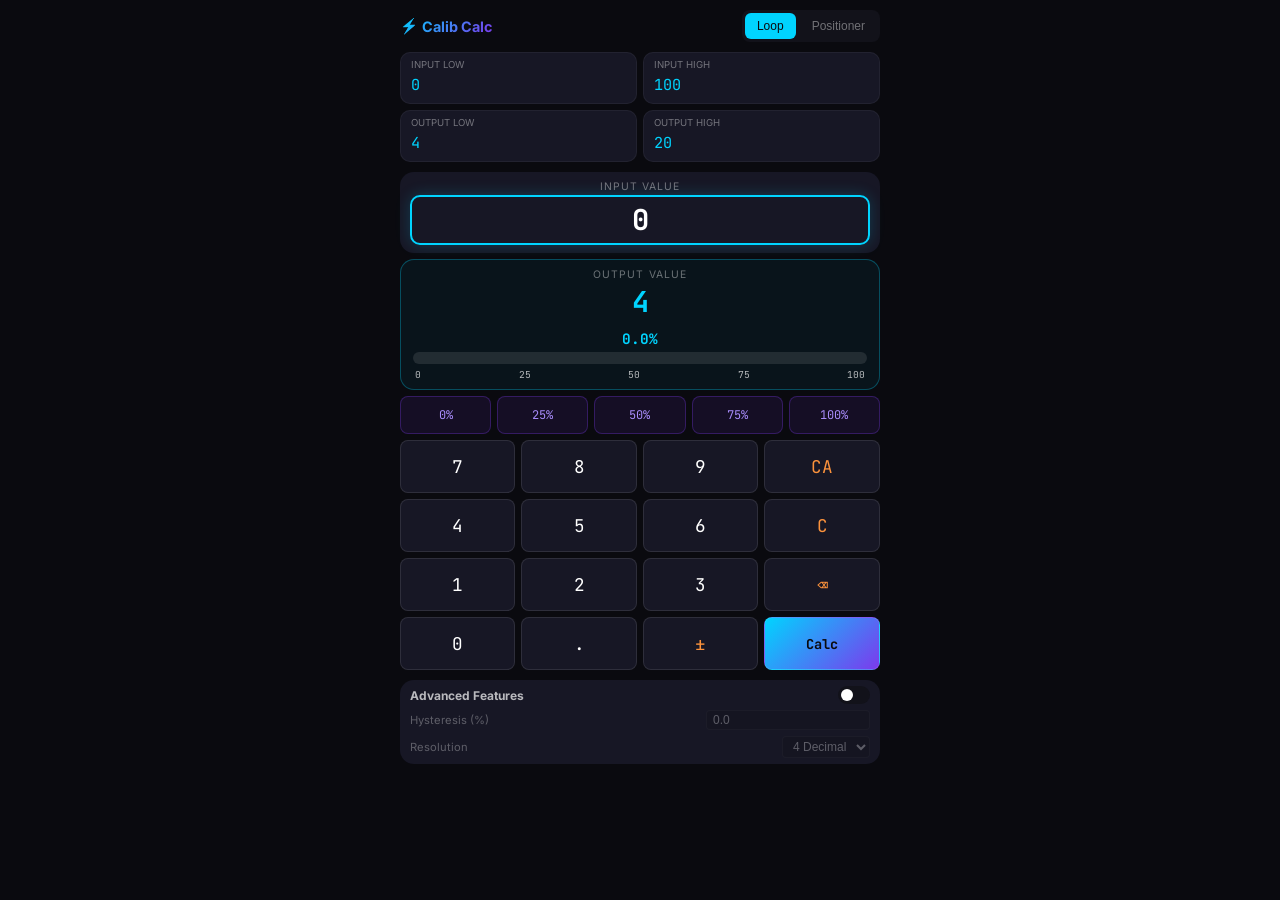
<file: twa/index.html>
<!DOCTYPE html>
<html lang="ko">

<head>
    <meta charset="UTF-8">
    <meta name="viewport" content="width=device-width, initial-scale=1.0, viewport-fit=cover, user-scalable=no">
    <meta name="description" content="Professional instrumentation calibration tools — Loop (4-20mA scaling) and Positioner (DCS) calculators for field engineers.">
    <meta name="theme-color" content="#0a0a0f">

    <!-- iOS PWA support -->
    <meta name="apple-mobile-web-app-capable" content="yes">
    <meta name="mobile-web-app-capable" content="yes">
    <meta name="apple-mobile-web-app-status-bar-style" content="black-translucent">
    <meta name="apple-mobile-web-app-title" content="CalibCalc">
    <meta name="format-detection" content="telephone=no">

    <title>Calibration Calculator</title>

    <link rel="manifest" href="manifest.json">
    <link rel="icon" type="image/png" sizes="32x32" href="icons/favicon-32.png">
    <link rel="apple-touch-icon" sizes="180x180" href="icons/apple-touch-icon.png">

    <!-- Fonts: preconnect + display=swap so layout never blocks on the network.
         Offline users fall back to the system stack defined in styles.css. -->
    <link rel="preconnect" href="https://fonts.googleapis.com">
    <link rel="preconnect" href="https://fonts.gstatic.com" crossorigin>
    <link
        href="https://fonts.googleapis.com/css2?family=Inter:wght@400;500;600;700&family=JetBrains+Mono:wght@500;700&display=swap"
        rel="stylesheet">

    <link rel="stylesheet" href="styles.css">
</head>

<body>
    <div class="app-container">
        <!-- Header with Page Navigation -->
        <header class="app-header">
            <h1 class="app-title">
                <span class="icon">⚡</span>
                <span>Calib Calc</span>
            </h1>
            <nav class="page-tabs">
                <button class="tab-btn active" data-page="loop">Loop</button>
                <button class="tab-btn" data-page="positioner">Positioner</button>
            </nav>
        </header>

        <!-- ========================================
             LOOP PAGE (existing)
             ======================================== -->
        <div class="page-content" id="loopPage">
            <!-- Range Inputs -->
            <section class="range-grid">
                <div class="range-input-card">
                    <label>Input Low</label>
                    <div class="input-wrapper" id="inputLowWrapper">
                        <input type="number" id="inputLow" value="0" step="any" readonly>
                    </div>
                </div>
                <div class="range-input-card">
                    <label>Input High</label>
                    <div class="input-wrapper" id="inputHighWrapper">
                        <input type="number" id="inputHigh" value="100" step="any" readonly>
                    </div>
                </div>
                <div class="range-input-card">
                    <label>Output Low</label>
                    <div class="input-wrapper" id="outputLowWrapper">
                        <input type="number" id="outputLow" value="4" step="any" readonly>
                    </div>
                </div>
                <div class="range-input-card">
                    <label>Output High</label>
                    <div class="input-wrapper" id="outputHighWrapper">
                        <input type="number" id="outputHigh" value="20" step="any" readonly>
                    </div>
                </div>
            </section>

            <!-- Value Displays -->
            <main class="calculator-main">
                <section class="calc-section focus-section">
                    <div class="focus-label">
                        <span id="currentFocusLabel">INPUT VALUE</span>
                    </div>
                    <div class="value-display main-display" id="mainDisplay">
                        <span class="value-text" id="currentValue">0</span>
                    </div>
                </section>

                <section class="calc-section result-section highlight">
                    <div class="focus-label">
                        <span>OUTPUT VALUE</span>
                    </div>
                    <div class="result-container">
                        <div class="value-display result-display">
                            <span class="value-text result-value" id="resultValue">4</span>
                        </div>
                    </div>
                    <div class="bar-graph-container">
                        <div class="bar-percentage" id="barPercentage">0%</div>
                        <div class="bar-track">
                            <div class="bar-fill" id="barFill" style="width: 0%"></div>
                        </div>
                        <div class="bar-ruler">
                            <span class="tick-label">0</span>
                            <span class="tick-label">25</span>
                            <span class="tick-label">50</span>
                            <span class="tick-label">75</span>
                            <span class="tick-label">100</span>
                        </div>
                    </div>
                </section>

                <!-- Keypad -->
                <div class="keypad" id="loopKeypad">
                    <button class="key key-pct" data-action="pct" data-value="0">0%</button>
                    <button class="key key-pct" data-action="pct" data-value="25">25%</button>
                    <button class="key key-pct" data-action="pct" data-value="50">50%</button>
                    <button class="key key-pct" data-action="pct" data-value="75">75%</button>
                    <button class="key key-pct" data-action="pct" data-value="100">100%</button>

                    <button class="key" data-key="7">7</button>
                    <button class="key" data-key="8">8</button>
                    <button class="key" data-key="9">9</button>
                    <button class="key key-func" data-key="clearAll">CA</button>

                    <button class="key" data-key="4">4</button>
                    <button class="key" data-key="5">5</button>
                    <button class="key" data-key="6">6</button>
                    <button class="key key-func" data-key="clear">C</button>

                    <button class="key" data-key="1">1</button>
                    <button class="key" data-key="2">2</button>
                    <button class="key" data-key="3">3</button>
                    <button class="key key-func" data-key="backspace">⌫</button>

                    <button class="key" data-key="0">0</button>
                    <button class="key" data-key=".">.</button>
                    <button class="key key-func" data-key="negate">±</button>
                    <button class="key key-calculate" data-key="enter">Calc</button>
                </div>
            </main>

            <!-- Advanced Panel -->
            <div class="advanced-panel" id="advancedPanel">
                <div class="panel-header">
                    <h3>Advanced Features</h3>
                    <label class="toggle-switch">
                        <input type="checkbox" id="enableAdvanced">
                        <span class="toggle-slider"></span>
                    </label>
                </div>
                <div class="panel-options disabled" id="advancedOptions">
                    <div class="option-row">
                        <label>Hysteresis (%)</label>
                        <input type="number" id="hysteresisVal" value="0.0" step="0.1">
                    </div>
                    <div class="option-row">
                        <label>Resolution</label>
                        <select id="resSelect">
                            <option value="2">2 Decimal</option>
                            <option value="3">3 Decimal</option>
                            <option value="4" selected>4 Decimal</option>
                        </select>
                    </div>
                </div>
            </div>
        </div>

        <!-- ========================================
             POSITIONER PAGE (new)
             ======================================== -->
        <div class="page-content hidden" id="positionerPage">
            <!-- Sensor mA Range Section -->
            <section class="section-card">
                <h3 class="section-title">Sensor mA Range (센서 범위)</h3>
                <div class="range-grid">
                    <div class="range-input-card">
                        <label>Zero mA</label>
                        <div class="input-wrapper" id="sensorZeroWrapper">
                            <input type="number" id="sensorZeroMa" value="4" step="any" readonly>
                        </div>
                    </div>
                    <div class="range-input-card">
                        <label>Span mA</label>
                        <div class="input-wrapper" id="sensorSpanWrapper">
                            <input type="number" id="sensorSpanMa" value="20" step="any" readonly>
                        </div>
                    </div>
                </div>
            </section>

            <!-- Physical Measurement Section -->
            <section class="section-card">
                <h3 class="section-title">Physical Measurement (현장 측정값)</h3>
                <div class="range-grid">
                    <div class="range-input-card">
                        <label>Zero Position mA</label>
                        <div class="input-wrapper" id="physZeroWrapper">
                            <input type="number" id="physZeroMa" value="5.5" step="any" readonly>
                        </div>
                    </div>
                    <div class="range-input-card">
                        <label>Span Position mA</label>
                        <div class="input-wrapper" id="physSpanWrapper">
                            <input type="number" id="physSpanMa" value="18.5" step="any" readonly>
                        </div>
                    </div>
                </div>
            </section>

            <!-- Desired DCS Range Section -->
            <section class="section-card">
                <h3 class="section-title">Desired DCS Range (원하는 표시 범위)</h3>
                <div class="range-grid">
                    <div class="range-input-card">
                        <label>Zero Point %</label>
                        <div class="input-wrapper" id="desiredZeroWrapper">
                            <input type="number" id="desiredZeroPct" value="-1" step="any" readonly>
                        </div>
                    </div>
                    <div class="range-input-card">
                        <label>Span Point %</label>
                        <div class="input-wrapper" id="desiredSpanWrapper">
                            <input type="number" id="desiredSpanPct" value="99.5" step="any" readonly>
                        </div>
                    </div>
                </div>
            </section>

            <!-- Result Section -->
            <section class="section-card result-card">
                <h3 class="section-title">DCS Setting (설정값)</h3>
                <div class="range-grid result-grid">
                    <div class="result-box">
                        <label>0% mA</label>
                        <span class="result-big" id="dcsZeroMa">5.63</span>
                    </div>
                    <div class="result-box">
                        <label>100% mA</label>
                        <span class="result-big" id="dcsSpanMa">18.56</span>
                    </div>
                </div>
                <!-- 2-Zone Bar Graph: -5~5% and 95~105% with 1% ticks -->
                <div class="bar-graph-2zone">
                    <!-- Left Zone: -5% to 5% -->
                    <div class="expanded-zone">
                        <div class="zone-header">Zero Zone</div>
                        <div class="zone-track-expanded">
                            <div class="zone-marker" id="zeroMarker"></div>
                        </div>
                        <div class="zone-ticks">
                            <span>-5</span><span>-4</span><span>-3</span><span>-2</span><span>-1</span>
                            <span class="zero-tick">0</span>
                            <span>1</span><span>2</span><span>3</span><span>4</span><span>5</span>
                        </div>
                        <div class="zone-current" id="zeroPointDisplay">-1%</div>
                    </div>
                    <!-- Right Zone: 95% to 105% -->
                    <div class="expanded-zone">
                        <div class="zone-header">Span Zone</div>
                        <div class="zone-track-expanded">
                            <div class="zone-marker" id="spanMarker"></div>
                        </div>
                        <div class="zone-ticks">
                            <span>95</span><span>96</span><span>97</span><span>98</span><span>99</span>
                            <span class="hundred-tick">100</span>
                            <span>101</span><span>102</span><span>103</span><span>104</span><span>105</span>
                        </div>
                        <div class="zone-current" id="spanPointDisplay">99.5%</div>
                    </div>
                </div>
            </section>

            <!-- Positioner Keypad -->
            <div class="keypad" id="positionerKeypad">
                <button class="key" data-key="7">7</button>
                <button class="key" data-key="8">8</button>
                <button class="key" data-key="9">9</button>
                <button class="key key-func" data-key="clearAll">CA</button>

                <button class="key" data-key="4">4</button>
                <button class="key" data-key="5">5</button>
                <button class="key" data-key="6">6</button>
                <button class="key key-func" data-key="clear">C</button>

                <button class="key" data-key="1">1</button>
                <button class="key" data-key="2">2</button>
                <button class="key" data-key="3">3</button>
                <button class="key key-func" data-key="backspace">⌫</button>

                <button class="key" data-key="0">0</button>
                <button class="key" data-key=".">.</button>
                <button class="key key-func" data-key="negate">±</button>
                <button class="key key-calculate" data-key="enter">Calc</button>
            </div>
        </div>
    </div>

    <script src="app.js"></script>
</body>

</html>
</file>
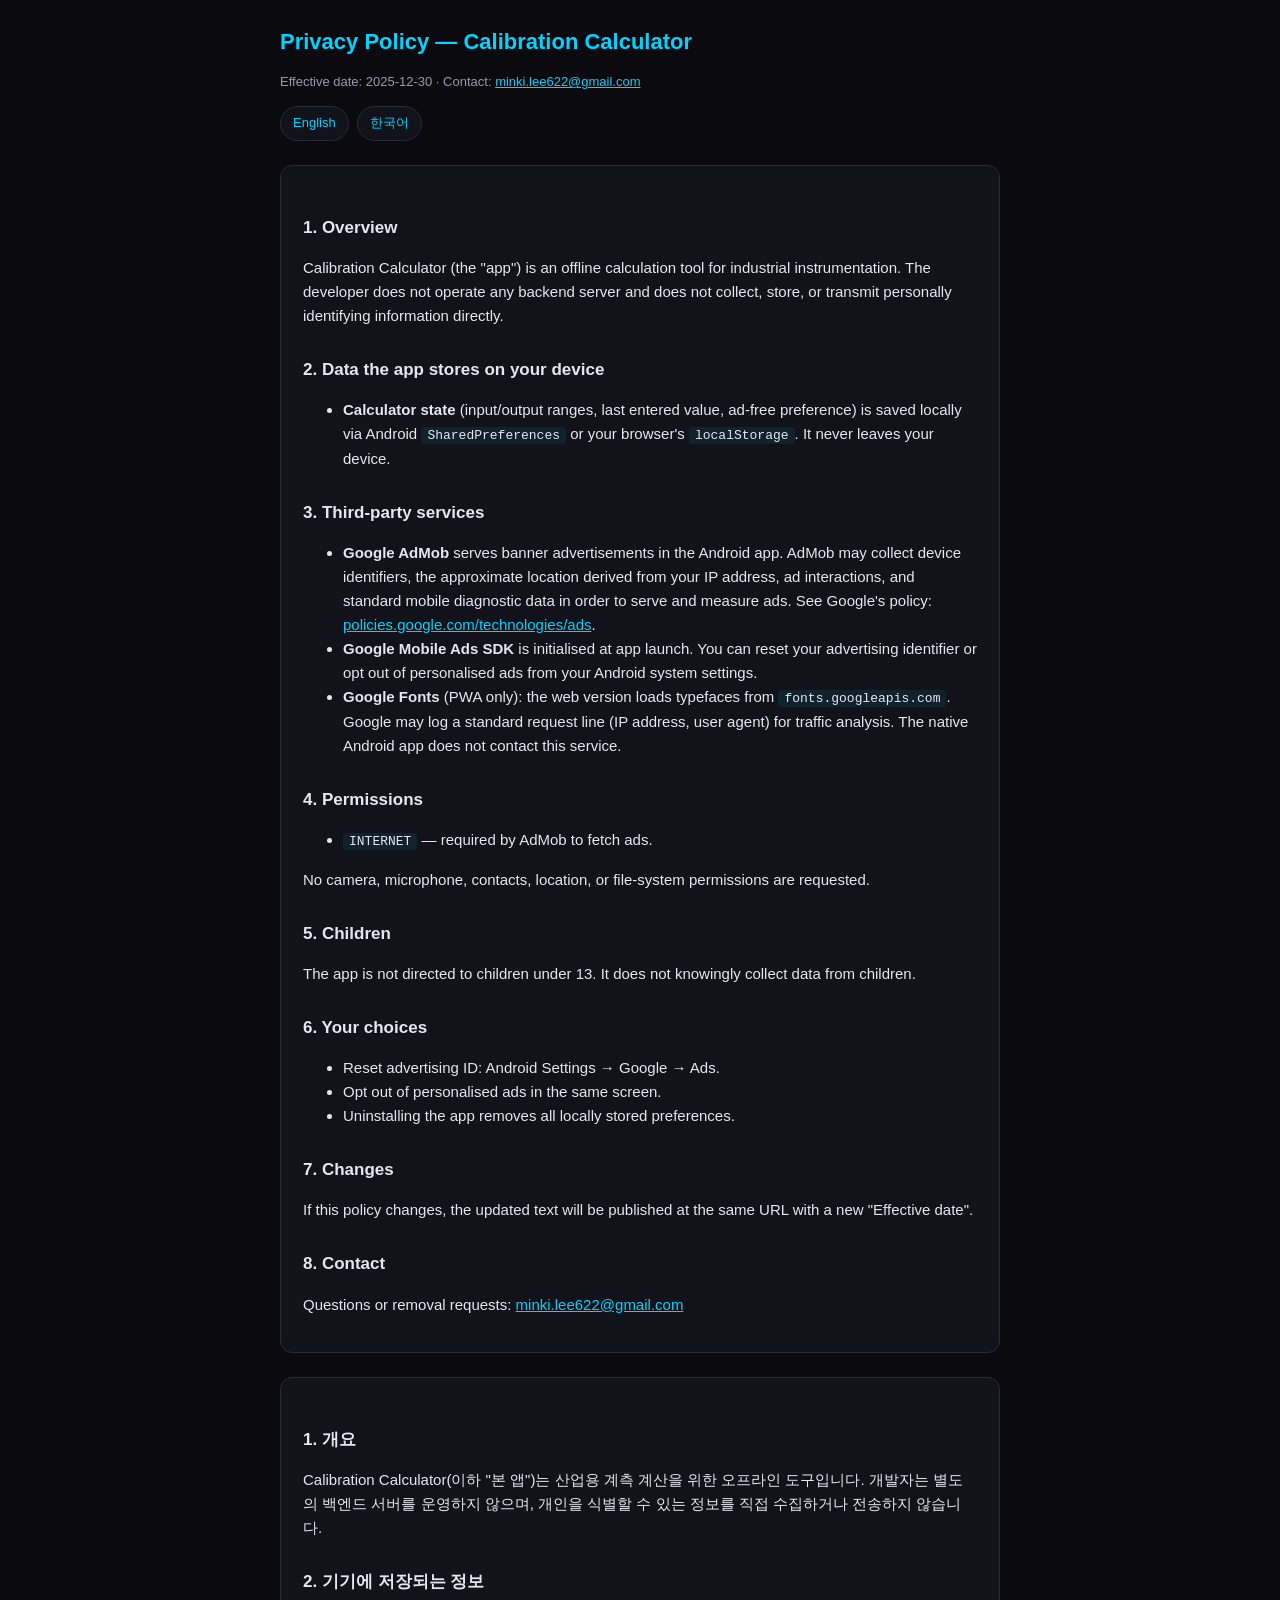
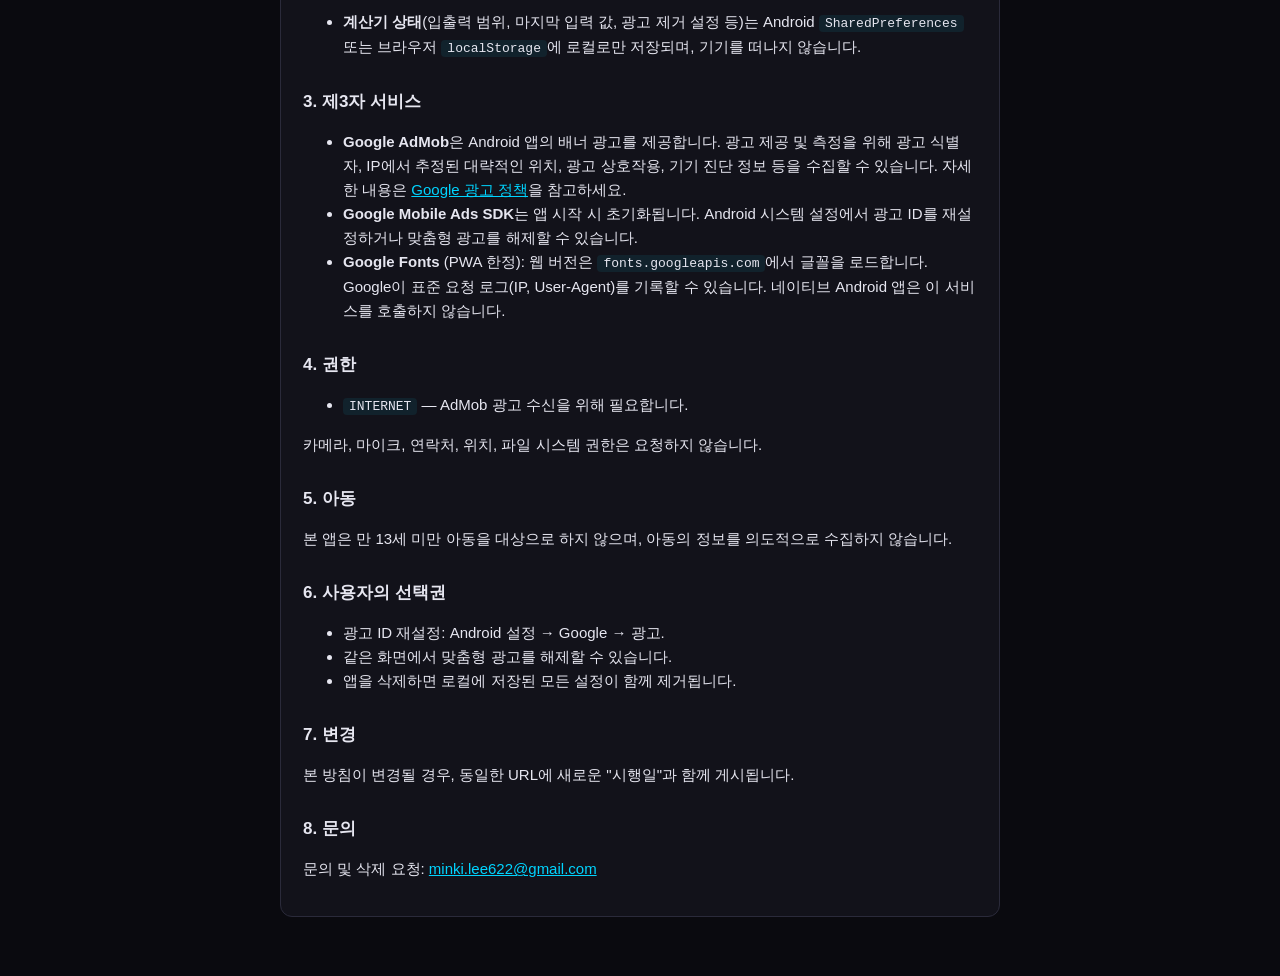
<file: twa/privacy.html>
<!DOCTYPE html>
<html lang="en">
<head>
<meta charset="UTF-8">
<meta name="viewport" content="width=device-width, initial-scale=1.0">
<meta name="theme-color" content="#0A0A0F">
<title>Privacy Policy — Calibration Calculator</title>
<style>
    :root {
        --bg: #0A0A0F;
        --surface: #12121A;
        --text: #E6E6F0;
        --muted: #9999AE;
        --accent: #00D4FF;
        --border: #2A2A3A;
    }
    * { box-sizing: border-box; }
    body {
        margin: 0;
        background: var(--bg);
        color: var(--text);
        font: 15px/1.6 -apple-system, BlinkMacSystemFont, "Segoe UI", Roboto, sans-serif;
        padding: 24px 16px 64px;
    }
    main { max-width: 720px; margin: 0 auto; }
    h1 { font-size: 22px; color: var(--accent); margin: 0 0 4px; }
    h2 { font-size: 17px; margin: 28px 0 8px; color: var(--text); }
    p, li { color: var(--text); }
    .muted { color: var(--muted); font-size: 13px; }
    a { color: var(--accent); }
    section.lang {
        background: var(--surface);
        border: 1px solid var(--border);
        border-radius: 12px;
        padding: 20px 22px;
        margin-top: 24px;
    }
    .toc {
        display: flex; gap: 8px; flex-wrap: wrap; margin: 12px 0 0;
    }
    .toc a {
        background: var(--surface);
        border: 1px solid var(--border);
        padding: 6px 12px;
        border-radius: 999px;
        text-decoration: none;
        font-size: 13px;
    }
    code { background: rgba(0,212,255,0.08); padding: 1px 6px; border-radius: 4px; font-size: 13px; }
</style>
</head>
<body>
<main>
    <h1>Privacy Policy — Calibration Calculator</h1>
    <p class="muted">Effective date: 2025-12-30 · Contact: <a href="mailto:minki.lee622@gmail.com">minki.lee622@gmail.com</a></p>

    <div class="toc">
        <a href="#en">English</a>
        <a href="#ko">한국어</a>
    </div>

    <!-- ====================================================== -->
    <section class="lang" id="en">
    <h2>1. Overview</h2>
    <p>Calibration Calculator (the "app") is an offline calculation tool for industrial
        instrumentation. The developer does not operate any backend server and does not
        collect, store, or transmit personally identifying information directly.</p>

    <h2>2. Data the app stores on your device</h2>
    <ul>
        <li><strong>Calculator state</strong> (input/output ranges, last entered value,
            ad-free preference) is saved locally via Android <code>SharedPreferences</code>
            or your browser's <code>localStorage</code>. It never leaves your device.</li>
    </ul>

    <h2>3. Third-party services</h2>
    <ul>
        <li><strong>Google AdMob</strong> serves banner advertisements in the Android app.
            AdMob may collect device identifiers, the approximate location derived from
            your IP address, ad interactions, and standard mobile diagnostic data in
            order to serve and measure ads.
            See Google's policy: <a href="https://policies.google.com/technologies/ads">policies.google.com/technologies/ads</a>.</li>
        <li><strong>Google Mobile Ads SDK</strong> is initialised at app launch. You can
            reset your advertising identifier or opt out of personalised ads from your
            Android system settings.</li>
        <li><strong>Google Fonts</strong> (PWA only): the web version loads typefaces from
            <code>fonts.googleapis.com</code>. Google may log a standard request line (IP
            address, user agent) for traffic analysis. The native Android app does not
            contact this service.</li>
    </ul>

    <h2>4. Permissions</h2>
    <ul>
        <li><code>INTERNET</code> — required by AdMob to fetch ads.</li>
    </ul>
    <p>No camera, microphone, contacts, location, or file-system permissions are requested.</p>

    <h2>5. Children</h2>
    <p>The app is not directed to children under 13. It does not knowingly collect data
        from children.</p>

    <h2>6. Your choices</h2>
    <ul>
        <li>Reset advertising ID: Android Settings → Google → Ads.</li>
        <li>Opt out of personalised ads in the same screen.</li>
        <li>Uninstalling the app removes all locally stored preferences.</li>
    </ul>

    <h2>7. Changes</h2>
    <p>If this policy changes, the updated text will be published at the same URL with a
        new "Effective date".</p>

    <h2>8. Contact</h2>
    <p>Questions or removal requests: <a href="mailto:minki.lee622@gmail.com">minki.lee622@gmail.com</a></p>
    </section>

    <!-- ====================================================== -->
    <section class="lang" id="ko">
    <h2>1. 개요</h2>
    <p>Calibration Calculator(이하 "본 앱")는 산업용 계측 계산을 위한 오프라인 도구입니다.
        개발자는 별도의 백엔드 서버를 운영하지 않으며, 개인을 식별할 수 있는 정보를
        직접 수집하거나 전송하지 않습니다.</p>

    <h2>2. 기기에 저장되는 정보</h2>
    <ul>
        <li><strong>계산기 상태</strong>(입출력 범위, 마지막 입력 값, 광고 제거 설정 등)는
            Android <code>SharedPreferences</code> 또는 브라우저
            <code>localStorage</code>에 로컬로만 저장되며, 기기를 떠나지 않습니다.</li>
    </ul>

    <h2>3. 제3자 서비스</h2>
    <ul>
        <li><strong>Google AdMob</strong>은 Android 앱의 배너 광고를 제공합니다. 광고
            제공 및 측정을 위해 광고 식별자, IP에서 추정된 대략적인 위치, 광고 상호작용,
            기기 진단 정보 등을 수집할 수 있습니다. 자세한 내용은
            <a href="https://policies.google.com/technologies/ads">Google 광고 정책</a>을 참고하세요.</li>
        <li><strong>Google Mobile Ads SDK</strong>는 앱 시작 시 초기화됩니다. Android
            시스템 설정에서 광고 ID를 재설정하거나 맞춤형 광고를 해제할 수 있습니다.</li>
        <li><strong>Google Fonts</strong> (PWA 한정): 웹 버전은 <code>fonts.googleapis.com</code>에서
            글꼴을 로드합니다. Google이 표준 요청 로그(IP, User-Agent)를 기록할 수
            있습니다. 네이티브 Android 앱은 이 서비스를 호출하지 않습니다.</li>
    </ul>

    <h2>4. 권한</h2>
    <ul>
        <li><code>INTERNET</code> — AdMob 광고 수신을 위해 필요합니다.</li>
    </ul>
    <p>카메라, 마이크, 연락처, 위치, 파일 시스템 권한은 요청하지 않습니다.</p>

    <h2>5. 아동</h2>
    <p>본 앱은 만 13세 미만 아동을 대상으로 하지 않으며, 아동의 정보를 의도적으로
        수집하지 않습니다.</p>

    <h2>6. 사용자의 선택권</h2>
    <ul>
        <li>광고 ID 재설정: Android 설정 → Google → 광고.</li>
        <li>같은 화면에서 맞춤형 광고를 해제할 수 있습니다.</li>
        <li>앱을 삭제하면 로컬에 저장된 모든 설정이 함께 제거됩니다.</li>
    </ul>

    <h2>7. 변경</h2>
    <p>본 방침이 변경될 경우, 동일한 URL에 새로운 "시행일"과 함께 게시됩니다.</p>

    <h2>8. 문의</h2>
    <p>문의 및 삭제 요청: <a href="mailto:minki.lee622@gmail.com">minki.lee622@gmail.com</a></p>
    </section>
</main>
</body>
</html>
</file>
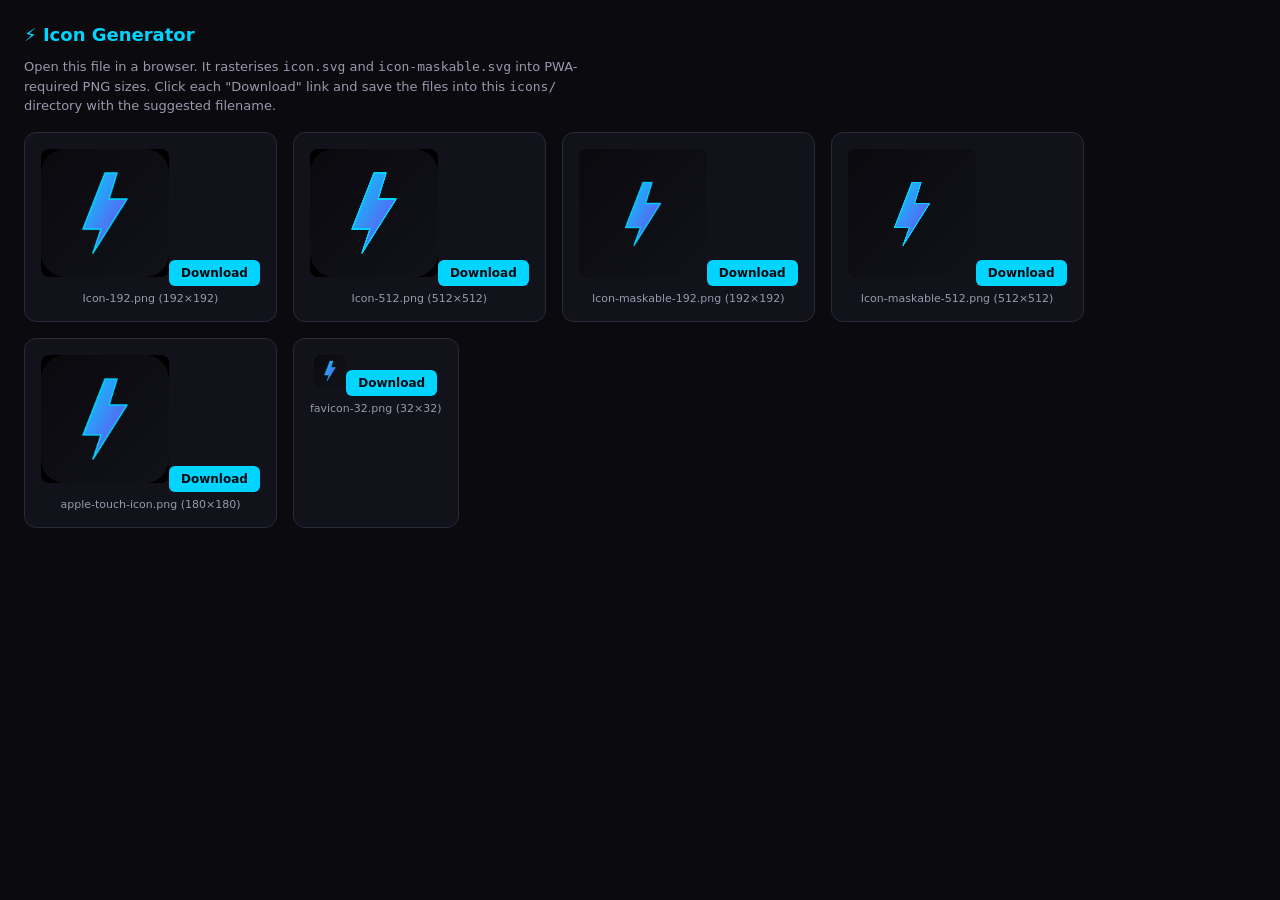
<file: twa/icons/generate.html>
<!DOCTYPE html>
<html lang="en">
<head>
<meta charset="UTF-8">
<title>Calibration Calculator — Icon Generator</title>
<style>
    body { background:#0A0A0F; color:#E6E6F0; font-family:system-ui, sans-serif;
           margin:0; padding:24px; }
    h1 { color:#00D4FF; font-size:18px; margin:0 0 12px; }
    p  { color:#9999AE; font-size:13px; margin:0 0 16px; max-width:560px; line-height:1.5; }
    .row { display:flex; gap:16px; flex-wrap:wrap; margin-top:16px; }
    .card { background:#12121A; border:1px solid #2A2A3A; border-radius:12px;
            padding:16px; text-align:center; }
    .card canvas { background:#000; border-radius:8px; image-rendering:pixelated; }
    .card a { display:inline-block; margin-top:8px; padding:6px 12px;
              background:#00D4FF; color:#0A0A0F; border-radius:6px;
              text-decoration:none; font-weight:600; font-size:12px; }
    .card div { font-size:11px; color:#9999AE; margin-top:6px; }
</style>
</head>
<body>
    <h1>⚡ Icon Generator</h1>
    <p>Open this file in a browser. It rasterises <code>icon.svg</code> and <code>icon-maskable.svg</code>
        into PWA-required PNG sizes. Click each "Download" link and save the files into this
        <code>icons/</code> directory with the suggested filename.</p>

    <div class="row" id="out"></div>

<script>
const targets = [
    { src: 'icon.svg',           size: 192, name: 'Icon-192.png' },
    { src: 'icon.svg',           size: 512, name: 'Icon-512.png' },
    { src: 'icon-maskable.svg',  size: 192, name: 'Icon-maskable-192.png' },
    { src: 'icon-maskable.svg',  size: 512, name: 'Icon-maskable-512.png' },
    { src: 'icon.svg',           size: 180, name: 'apple-touch-icon.png' },
    { src: 'icon.svg',           size: 32,  name: 'favicon-32.png' },
];

async function rasterise({ src, size, name }) {
    const svgText = await fetch(src).then(r => r.text());
    const blob = new Blob([svgText], { type: 'image/svg+xml' });
    const url = URL.createObjectURL(blob);
    const img = new Image();
    await new Promise((resolve, reject) => {
        img.onload = resolve;
        img.onerror = reject;
        img.src = url;
    });
    const canvas = document.createElement('canvas');
    canvas.width = canvas.height = size;
    const ctx = canvas.getContext('2d');
    ctx.drawImage(img, 0, 0, size, size);
    URL.revokeObjectURL(url);

    const card = document.createElement('div');
    card.className = 'card';
    const previewCanvas = document.createElement('canvas');
    previewCanvas.width = previewCanvas.height = Math.min(size, 128);
    previewCanvas.getContext('2d').drawImage(canvas, 0, 0, previewCanvas.width, previewCanvas.height);
    card.appendChild(previewCanvas);

    const link = document.createElement('a');
    link.href = canvas.toDataURL('image/png');
    link.download = name;
    link.textContent = 'Download';
    card.appendChild(link);

    const label = document.createElement('div');
    label.textContent = name + ' (' + size + '×' + size + ')';
    card.appendChild(label);

    document.getElementById('out').appendChild(card);
}

(async () => {
    for (const t of targets) await rasterise(t);
})();
</script>
</body>
</html>
</file>
<file: twa/styles.css>
/* ========================================
   Calibration Calculator - Design System (with Positioner)
   ======================================== */

:root {
    --color-bg-primary: #0a0a0f;
    --color-bg-secondary: #12121a;
    --color-bg-card: rgba(25, 25, 40, 0.9);

    --color-accent-primary: #00d4ff;
    --color-accent-secondary: #7c3aed;
    --color-accent-gradient: linear-gradient(135deg, #00d4ff 0%, #7c3aed 100%);

    --color-text-primary: #ffffff;
    --color-text-secondary: rgba(255, 255, 255, 0.7);
    --color-text-muted: rgba(255, 255, 255, 0.4);

    --spacing-sm: 6px;
    --spacing-md: 10px;
    --spacing-lg: 14px;

    --radius-md: 10px;
    --radius-lg: 14px;

    --shadow-glow: 0 0 15px rgba(0, 212, 255, 0.2);
    --font-mono: 'JetBrains Mono', ui-monospace, SFMono-Regular, Menlo, Consolas, monospace;
    --font-sans: 'Inter', -apple-system, BlinkMacSystemFont, 'Segoe UI', Roboto, 'Helvetica Neue', Arial, sans-serif;
}

body {
    font-family: var(--font-sans);
    background: var(--color-bg-primary);
    color: var(--color-text-primary);
    margin: 0;
    display: flex;
    justify-content: center;
    min-height: 100vh;
}

.app-container {
    width: 100%;
    max-width: 480px;
    padding: var(--spacing-md);
    display: flex;
    flex-direction: column;
    gap: var(--spacing-md);
}

/* Header & Navigation Tabs */
.app-header {
    display: flex;
    justify-content: space-between;
    align-items: center;
    gap: var(--spacing-md);
}

.app-title {
    font-size: 0.9rem;
    background: var(--color-accent-gradient);
    -webkit-background-clip: text;
    -webkit-text-fill-color: transparent;
    margin: 0;
    display: flex;
    align-items: center;
    gap: 4px;
    white-space: nowrap;
}

.page-tabs {
    display: flex;
    gap: 4px;
    background: var(--color-bg-secondary);
    padding: 3px;
    border-radius: 8px;
}

.tab-btn {
    padding: 6px 12px;
    background: transparent;
    border: none;
    color: var(--color-text-muted);
    font-size: 0.75rem;
    font-weight: 500;
    border-radius: 6px;
    cursor: pointer;
    transition: all 0.2s;
}

.tab-btn.active {
    background: var(--color-accent-primary);
    color: var(--color-bg-primary);
}

.tab-btn:not(.active):hover {
    color: var(--color-text-primary);
}

/* Page Content */
.page-content {
    display: flex;
    flex-direction: column;
    gap: var(--spacing-md);
}

.page-content.hidden {
    display: none;
}

/* Range Input Grid */
.range-grid {
    display: grid;
    grid-template-columns: 1fr 1fr;
    gap: var(--spacing-sm);
}

.range-input-card {
    background: var(--color-bg-card);
    padding: 6px 10px;
    border-radius: var(--radius-md);
    border: 1px solid rgba(255, 255, 255, 0.05);
}

.range-input-card label {
    font-size: 0.6rem;
    color: var(--color-text-muted);
    text-transform: uppercase;
    display: block;
    margin-bottom: 2px;
}

.input-wrapper input {
    background: transparent;
    border: none;
    color: var(--color-accent-primary);
    font-family: var(--font-mono);
    font-size: 0.95rem;
    width: 100%;
    outline: none;
    padding: 2px 0;
}

.input-wrapper.active {
    outline: 2px solid var(--color-accent-primary);
    border-radius: 4px;
}

/* Calculator Main */
.calculator-main {
    display: flex;
    flex-direction: column;
    gap: var(--spacing-sm);
}

.calc-section {
    background: var(--color-bg-card);
    border-radius: var(--radius-lg);
    padding: 8px var(--spacing-md);
    text-align: center;
}

.focus-label {
    font-size: 0.65rem;
    color: var(--color-text-muted);
    letter-spacing: 0.1em;
    margin-bottom: 2px;
}

.value-text {
    font-family: var(--font-mono);
    font-size: 1.8rem;
    font-weight: 700;
}

.main-display {
    border: 2px solid transparent;
    border-radius: var(--radius-md);
    padding: 4px;
}

.main-display.active {
    border-color: var(--color-accent-primary);
    box-shadow: var(--shadow-glow);
}

.result-section.highlight {
    background: rgba(0, 212, 255, 0.05);
    border: 1px solid rgba(0, 212, 255, 0.3);
}

.result-value {
    color: var(--color-accent-primary);
}

/* Bar Graph */
.bar-graph-container {
    margin-top: 8px;
    padding: 0 2px;
}

.bar-percentage {
    text-align: center;
    font-family: var(--font-mono);
    font-size: 0.9rem;
    font-weight: 700;
    color: var(--color-accent-primary);
    margin-bottom: 4px;
}

.bar-track {
    height: 12px;
    background: rgba(255, 255, 255, 0.1);
    border-radius: 6px;
    overflow: hidden;
    position: relative;
}

.bar-fill {
    height: 100%;
    background: var(--color-accent-gradient);
    border-radius: 6px;
    transition: width 0.3s cubic-bezier(0.4, 0, 0.2, 1);
    box-shadow: 0 0 8px rgba(0, 212, 255, 0.5);
}

.bar-ruler {
    display: flex;
    justify-content: space-between;
    margin-top: 4px;
    padding: 0 2px;
}

.tick-label {
    font-size: 0.6rem;
    color: var(--color-text-secondary);
    font-family: var(--font-mono);
}

/* Keypad */
.keypad {
    display: grid;
    grid-template-columns: repeat(20, 1fr);
    gap: 6px;
    width: 100%;
}

.key-pct {
    grid-column: span 4;
}

.key:not(.key-pct) {
    grid-column: span 5;
}

.key {
    background: var(--color-bg-card);
    border: 1px solid rgba(255, 255, 255, 0.1);
    color: var(--color-text-primary);
    padding: 14px 0;
    border-radius: 8px;
    font-size: 1.1rem;
    font-family: var(--font-mono);
    cursor: pointer;
    display: flex;
    align-items: center;
    justify-content: center;
    transition: all 0.1s;
}

.key:active {
    background: var(--color-accent-primary);
    color: var(--color-bg-primary);
    transform: scale(0.96);
}

.key-pct {
    font-size: 0.75rem;
    padding: 10px 0;
    background: rgba(124, 58, 237, 0.1);
    color: #a78bfa;
    border-color: rgba(124, 58, 237, 0.3);
}

.key-func {
    color: #fb923c;
}

.key-calculate {
    background: var(--color-accent-gradient);
    color: var(--color-bg-primary);
    font-weight: 700;
    font-size: 0.85rem;
}

/* Advanced Panel */
.advanced-panel {
    background: var(--color-bg-card);
    border-radius: var(--radius-lg);
    padding: var(--spacing-sm) var(--spacing-md);
}

.panel-header {
    display: flex;
    justify-content: space-between;
    align-items: center;
}

.panel-header h3 {
    margin: 0;
    font-size: 0.75rem;
    color: var(--color-text-secondary);
}

.panel-options {
    margin-top: var(--spacing-sm);
    display: grid;
    gap: var(--spacing-sm);
    transition: opacity 0.3s;
}

.panel-options.disabled {
    opacity: 0.3;
    pointer-events: none;
}

.option-row {
    display: flex;
    justify-content: space-between;
    align-items: center;
}

.option-row label {
    font-size: 0.7rem;
}

.option-row input,
.option-row select {
    background: var(--color-bg-secondary);
    border: 1px solid rgba(255, 255, 255, 0.1);
    color: var(--color-text-primary);
    padding: 2px 6px;
    border-radius: 4px;
    font-size: 0.75rem;
}

.toggle-switch {
    width: 32px;
    height: 18px;
    position: relative;
    display: inline-block;
}

.toggle-switch input {
    opacity: 0;
    width: 0;
    height: 0;
}

.toggle-slider {
    position: absolute;
    cursor: pointer;
    inset: 0;
    background-color: var(--color-bg-secondary);
    border-radius: 18px;
    transition: 0.4s;
}

.toggle-slider:before {
    position: absolute;
    content: "";
    height: 12px;
    width: 12px;
    left: 3px;
    bottom: 3px;
    background-color: white;
    border-radius: 50%;
    transition: 0.4s;
}

input:checked+.toggle-slider {
    background-color: var(--color-accent-primary);
}

input:checked+.toggle-slider:before {
    transform: translateX(14px);
}

/* ========================================
   POSITIONER PAGE STYLES
   ======================================== */
.section-card {
    background: var(--color-bg-card);
    border-radius: var(--radius-lg);
    padding: var(--spacing-md);
}

.section-title {
    font-size: 0.7rem;
    color: var(--color-text-muted);
    margin: 0 0 var(--spacing-sm) 0;
    text-transform: uppercase;
    letter-spacing: 0.05em;
}

.result-card {
    background: rgba(0, 212, 255, 0.05);
    border: 1px solid rgba(0, 212, 255, 0.3);
}

.result-grid {
    gap: var(--spacing-md);
}

.result-box {
    background: var(--color-bg-secondary);
    border-radius: var(--radius-md);
    padding: var(--spacing-md);
    text-align: center;
}

.result-box label {
    font-size: 0.65rem;
    color: var(--color-text-muted);
    text-transform: uppercase;
    display: block;
    margin-bottom: 4px;
}

.result-big {
    font-family: var(--font-mono);
    font-size: 1.5rem;
    font-weight: 700;
    color: var(--color-accent-primary);
}

/* 2-Zone Bar Graph for Positioner (-5~5%, 95~105%) */
.bar-graph-2zone {
    display: flex;
    gap: var(--spacing-md);
    margin-top: var(--spacing-md);
}

.expanded-zone {
    flex: 1;
    background: var(--color-bg-secondary);
    border-radius: var(--radius-md);
    padding: var(--spacing-sm);
    text-align: center;
}

.zone-header {
    font-size: 0.6rem;
    color: var(--color-text-muted);
    text-transform: uppercase;
    margin-bottom: 4px;
}

.zone-track-expanded {
    height: 20px;
    background: rgba(255, 255, 255, 0.1);
    border-radius: 4px;
    position: relative;
    overflow: visible;
}

.zone-track-expanded .zone-marker {
    position: absolute;
    width: 4px;
    height: 100%;
    background: var(--color-accent-primary);
    border-radius: 2px;
    box-shadow: 0 0 8px var(--color-accent-primary);
    left: 50%;
    transform: translateX(-50%);
    transition: left 0.3s;
}

.zone-ticks {
    display: flex;
    justify-content: space-between;
    margin-top: 4px;
    font-size: 0.5rem;
    color: var(--color-text-muted);
    font-family: var(--font-mono);
}

.zone-ticks .zero-tick,
.zone-ticks .hundred-tick {
    color: var(--color-accent-primary);
    font-weight: 700;
}

.zone-current {
    margin-top: 6px;
    font-family: var(--font-mono);
    font-size: 1.1rem;
    font-weight: 700;
    color: var(--color-accent-primary);
}

/* Positioner Keypad (4-col) */
#positionerKeypad {
    grid-template-columns: repeat(4, 1fr);
}

#positionerKeypad .key {
    grid-column: span 1;
}
</file>
